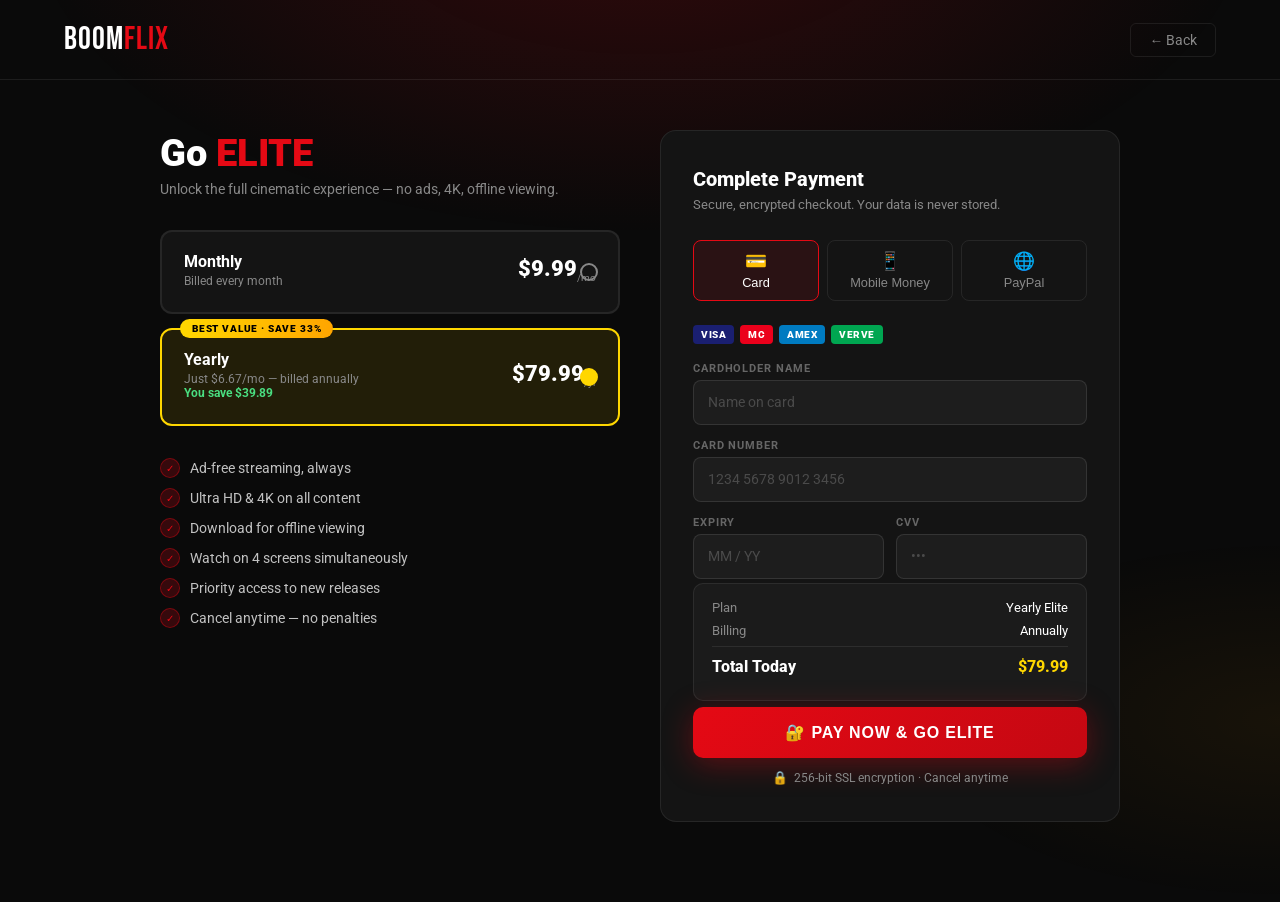
<file: payment.html>
<!DOCTYPE html>
<html lang="en">
<head>
    <meta charset="UTF-8">
    <meta name="viewport" content="width=device-width, initial-scale=1.0">
    <title>BOOMFLIX ELITE — Upgrade</title>
    <link rel="preconnect" href="https://fonts.googleapis.com">
    <link href="https://fonts.googleapis.com/css2?family=Bebas+Neue&family=Roboto:wght@300;400;500;700;900&display=swap" rel="stylesheet">
    <style>
        :root {
            --primary: #E50914;
            --gold: #FFD700;
            --gold2: #FFA500;
            --bg: #0a0a0a;
            --card: #141414;
            --border: rgba(255,255,255,0.08);
            --text: #ffffff;
            --muted: #888;
        }

        * { margin: 0; padding: 0; box-sizing: border-box; }

        body {
            background: var(--bg);
            color: var(--text);
            font-family: 'Roboto', sans-serif;
            min-height: 100vh;
            overflow-x: hidden;
        }

        /* Background */
        body::before {
            content: '';
            position: fixed; inset: 0;
            background:
                radial-gradient(ellipse 80% 60% at 50% -10%, rgba(229,9,20,0.18) 0%, transparent 60%),
                radial-gradient(ellipse 60% 40% at 100% 80%, rgba(255,165,0,0.06) 0%, transparent 50%);
            pointer-events: none; z-index: 0;
        }

        /* Nav */
        .pay-nav {
            display: flex; align-items: center; justify-content: space-between;
            padding: 20px 5%; position: relative; z-index: 10;
            border-bottom: 1px solid var(--border);
        }
        .pay-logo {
            font-family: 'Bebas Neue', sans-serif;
            font-size: 2rem; letter-spacing: 1px; text-decoration: none; color: white;
        }
        .pay-logo span { color: var(--primary); }
        .back-btn {
            background: transparent; border: 1px solid var(--border);
            color: var(--muted); padding: 8px 18px; border-radius: 6px;
            cursor: pointer; font-size: 0.85rem; transition: all 0.2s;
            text-decoration: none; display: inline-block;
        }
        .back-btn:hover { border-color: white; color: white; }

        /* Main layout */
        .pay-wrapper {
            position: relative; z-index: 1;
            max-width: 1000px; margin: 0 auto;
            padding: 50px 20px 80px;
            display: grid; grid-template-columns: 1fr 1fr;
            gap: 40px; align-items: start;
        }

        /* Left — Plan selector */
        .plan-section h1 {
            font-size: 2.4rem; font-weight: 900; margin-bottom: 6px;
        }
        .plan-section h1 span { color: var(--primary); }
        .plan-subtitle {
            color: var(--muted); font-size: 0.9rem; margin-bottom: 32px;
        }

        .plan-cards { display: flex; flex-direction: column; gap: 14px; margin-bottom: 32px; }

        .plan-card {
            border: 2px solid var(--border);
            border-radius: 12px; padding: 20px 22px;
            cursor: pointer; transition: all 0.25s; position: relative;
            background: var(--card);
        }
        .plan-card:hover { border-color: rgba(255,255,255,0.2); }
        .plan-card.selected {
            border-color: var(--primary);
            background: rgba(229,9,20,0.07);
        }
        .plan-card.recommended { border-color: var(--gold); background: rgba(255,215,0,0.05); }
        .plan-card.recommended.selected { border-color: var(--gold); background: rgba(255,215,0,0.1); }

        .plan-badge {
            position: absolute; top: -11px; left: 18px;
            background: linear-gradient(90deg, var(--gold), var(--gold2));
            color: black; font-size: 0.65rem; font-weight: 900;
            padding: 3px 12px; border-radius: 20px; letter-spacing: 0.08em;
        }

        .plan-top { display: flex; justify-content: space-between; align-items: center; margin-bottom: 4px; }
        .plan-name { font-weight: 700; font-size: 1rem; }
        .plan-price { font-size: 1.4rem; font-weight: 900; }
        .plan-price sub { font-size: 0.65rem; font-weight: 400; color: var(--muted); }
        .plan-saving { color: #4ade80; font-size: 0.72rem; font-weight: 700; }
        .plan-per { color: var(--muted); font-size: 0.78rem; margin-top: 2px; }

        .plan-radio {
            position: absolute; top: 50%; right: 20px; transform: translateY(-50%);
            width: 18px; height: 18px; border-radius: 50%;
            border: 2px solid var(--muted); transition: all 0.2s;
        }
        .plan-card.selected .plan-radio { border-color: var(--primary); background: var(--primary); }
        .plan-card.recommended.selected .plan-radio { border-color: var(--gold); background: var(--gold); }

        /* Perks */
        .perks-list { display: flex; flex-direction: column; gap: 10px; }
        .perk {
            display: flex; align-items: center; gap: 10px;
            font-size: 0.85rem; color: rgba(255,255,255,0.75);
        }
        .perk-check {
            width: 20px; height: 20px; border-radius: 50%;
            background: rgba(229,9,20,0.2); border: 1px solid rgba(229,9,20,0.4);
            display: flex; align-items: center; justify-content: center;
            font-size: 0.65rem; color: var(--primary); flex-shrink: 0;
        }

        /* Right — payment form */
        .form-section {
            background: var(--card);
            border: 1px solid var(--border);
            border-radius: 16px; padding: 36px 32px;
        }
        .form-section h2 { font-size: 1.25rem; font-weight: 800; margin-bottom: 6px; }
        .form-section p { color: var(--muted); font-size: 0.82rem; margin-bottom: 28px; }

        .pay-method-tabs {
            display: flex; gap: 8px; margin-bottom: 24px;
        }
        .pay-tab {
            flex: 1; padding: 10px 6px; border-radius: 8px;
            border: 1px solid var(--border); background: transparent;
            color: var(--muted); font-size: 0.8rem; cursor: pointer;
            transition: all 0.2s; text-align: center;
        }
        .pay-tab:hover { border-color: rgba(255,255,255,0.2); color: white; }
        .pay-tab.active { border-color: var(--primary); color: white; background: rgba(229,9,20,0.1); }
        .pay-tab .tab-icon { font-size: 1.1rem; display: block; margin-bottom: 3px; }

        /* Card form */
        .pay-form { display: flex; flex-direction: column; gap: 14px; }
        .field-group { display: flex; flex-direction: column; gap: 5px; }
        .field-group label {
            font-size: 0.7rem; font-weight: 700; letter-spacing: 0.08em;
            text-transform: uppercase; color: rgba(255,255,255,0.35);
        }
        .field-group input, .field-group select {
            width: 100%; padding: 13px 14px;
            background: rgba(255,255,255,0.04);
            border: 1px solid rgba(255,255,255,0.1);
            border-radius: 8px; color: white; font-size: 0.9rem;
            outline: none; transition: border-color 0.2s;
            font-family: 'Roboto', sans-serif;
        }
        .field-group input::placeholder { color: rgba(255,255,255,0.2); }
        .field-group input:focus, .field-group select:focus { border-color: var(--primary); }
        .field-group select option { background: #1a1a1a; }

        .field-row { display: grid; grid-template-columns: 1fr 1fr; gap: 12px; }

        .card-icons { display: flex; gap: 6px; margin-bottom: 4px; }
        .card-icon {
            padding: 3px 8px; border-radius: 4px; font-size: 0.65rem;
            font-weight: 900; letter-spacing: 0.05em;
        }
        .ci-visa { background: #1a1f71; color: white; }
        .ci-mc { background: #eb001b; color: white; }
        .ci-amex { background: #007bc1; color: white; }
        .ci-verve { background: #00a651; color: white; }

        /* Mobile money panel */
        .mobile-money-panel { display: none; flex-direction: column; gap: 14px; }
        .mobile-money-panel.visible { display: flex; }

        .network-select { display: flex; gap: 8px; }
        .network-btn {
            flex: 1; padding: 10px 6px; border-radius: 8px;
            border: 1px solid var(--border); background: transparent;
            color: var(--muted); font-size: 0.8rem; cursor: pointer;
            transition: all 0.2s; text-align: center;
        }
        .network-btn.active { border-color: var(--gold); color: white; background: rgba(255,215,0,0.08); }

        /* Summary */
        .order-summary {
            background: rgba(255,255,255,0.03);
            border: 1px solid var(--border);
            border-radius: 10px; padding: 16px 18px;
            margin-top: 4px;
        }
        .summary-row {
            display: flex; justify-content: space-between;
            font-size: 0.82rem; color: var(--muted); margin-bottom: 8px;
        }
        .summary-row.total {
            color: white; font-weight: 800; font-size: 1rem;
            border-top: 1px solid var(--border); padding-top: 10px; margin-top: 4px;
        }
        .summary-row span:last-child { color: white; }
        .summary-row.total span:last-child { color: var(--gold); }

        /* Pay button */
        .pay-now-btn {
            width: 100%; padding: 16px;
            background: linear-gradient(135deg, var(--primary) 0%, #c40812 100%);
            color: white; border: none; border-radius: 10px;
            font-size: 1rem; font-weight: 900; cursor: pointer;
            letter-spacing: 0.05em; transition: all 0.2s;
            box-shadow: 0 6px 30px rgba(229,9,20,0.35);
            margin-top: 6px;
        }
        .pay-now-btn:hover { transform: translateY(-2px); box-shadow: 0 10px 40px rgba(229,9,20,0.5); }
        .pay-now-btn:active { transform: translateY(0); }
        .pay-now-btn:disabled { opacity: 0.6; cursor: not-allowed; transform: none; }

        .secure-note {
            display: flex; align-items: center; justify-content: center;
            gap: 6px; font-size: 0.73rem; color: var(--muted); margin-top: 12px;
        }
        .secure-note::before { content: '🔒'; font-size: 0.8rem; }

        /* Success overlay */
        .success-overlay {
            display: none; position: fixed; inset: 0;
            background: rgba(0,0,0,0.95); z-index: 9999;
            justify-content: center; align-items: center; flex-direction: column;
            text-align: center; padding: 30px;
        }
        .success-overlay.show { display: flex; animation: fadeIn 0.5s ease; }
        @keyframes fadeIn { from { opacity: 0; } to { opacity: 1; } }
        .success-icon { font-size: 5rem; margin-bottom: 20px; animation: popIn 0.6s 0.3s both cubic-bezier(0.175,0.885,0.32,1.275); }
        @keyframes popIn { from { transform: scale(0); opacity: 0; } to { transform: scale(1); opacity: 1; } }
        .success-overlay h2 { font-size: 2.2rem; font-weight: 900; margin-bottom: 10px; }
        .success-overlay h2 span { color: var(--gold); }
        .success-overlay p { color: var(--muted); font-size: 0.95rem; margin-bottom: 30px; max-width: 380px; }
        .success-back-btn {
            background: var(--primary); color: white; border: none;
            padding: 14px 36px; border-radius: 8px; font-size: 1rem;
            font-weight: 800; cursor: pointer; text-decoration: none;
            display: inline-block; transition: all 0.2s;
        }
        .success-back-btn:hover { background: #c40812; transform: translateY(-2px); }

        /* Loading spinner inside button */
        .btn-spinner {
            display: none; width: 18px; height: 18px;
            border: 2px solid rgba(255,255,255,0.3);
            border-top-color: white; border-radius: 50%;
            animation: spin 0.8s linear infinite; margin: 0 auto;
        }
        @keyframes spin { to { transform: rotate(360deg); } }

        @media (max-width: 720px) {
            .pay-wrapper { grid-template-columns: 1fr; gap: 28px; padding: 30px 16px 60px; }
            .plan-section h1 { font-size: 1.8rem; }
        }
    </style>
</head>
<body>

<nav class="pay-nav">
    <a class="pay-logo" href="index.html">BOOM<span>FLIX</span></a>
    <a class="back-btn" href="index.html">← Back</a>
</nav>

<div class="pay-wrapper">

    <!-- LEFT: Plan Selection -->
    <div class="plan-section">
        <h1>Go <span>ELITE</span></h1>
        <p class="plan-subtitle">Unlock the full cinematic experience — no ads, 4K, offline viewing.</p>

        <div class="plan-cards">
            <div class="plan-card" id="plan-monthly" onclick="selectPlan('monthly')">
                <div class="plan-top">
                    <div>
                        <div class="plan-name">Monthly</div>
                        <div class="plan-per">Billed every month</div>
                    </div>
                    <div class="plan-price">$9.99<sub>/mo</sub></div>
                </div>
                <div class="plan-radio"></div>
            </div>

            <div class="plan-card recommended selected" id="plan-yearly" onclick="selectPlan('yearly')">
                <div class="plan-badge">BEST VALUE · SAVE 33%</div>
                <div class="plan-top">
                    <div>
                        <div class="plan-name">Yearly</div>
                        <div class="plan-per">Just $6.67/mo — billed annually</div>
                        <div class="plan-saving">You save $39.89</div>
                    </div>
                    <div class="plan-price">$79.99<sub>/yr</sub></div>
                </div>
                <div class="plan-radio"></div>
            </div>
        </div>

        <div class="perks-list">
            <div class="perk"><div class="perk-check">✓</div> Ad-free streaming, always</div>
            <div class="perk"><div class="perk-check">✓</div> Ultra HD &amp; 4K on all content</div>
            <div class="perk"><div class="perk-check">✓</div> Download for offline viewing</div>
            <div class="perk"><div class="perk-check">✓</div> Watch on 4 screens simultaneously</div>
            <div class="perk"><div class="perk-check">✓</div> Priority access to new releases</div>
            <div class="perk"><div class="perk-check">✓</div> Cancel anytime — no penalties</div>
        </div>
    </div>

    <!-- RIGHT: Payment Form -->
    <div class="form-section">
        <h2>Complete Payment</h2>
        <p>Secure, encrypted checkout. Your data is never stored.</p>

        <!-- Payment method tabs -->
        <div class="pay-method-tabs">
            <button class="pay-tab active" onclick="switchMethod('card', this)">
                <span class="tab-icon">💳</span>Card
            </button>
            <button class="pay-tab" onclick="switchMethod('mobile', this)">
                <span class="tab-icon">📱</span>Mobile Money
            </button>
            <button class="pay-tab" onclick="switchMethod('paypal', this)">
                <span class="tab-icon">🌐</span>PayPal
            </button>
        </div>

        <!-- Card form -->
        <div class="pay-form" id="card-form">
            <div class="card-icons">
                <span class="card-icon ci-visa">VISA</span>
                <span class="card-icon ci-mc">MC</span>
                <span class="card-icon ci-amex">AMEX</span>
                <span class="card-icon ci-verve">VERVE</span>
            </div>

            <div class="field-group">
                <label>Cardholder Name</label>
                <input type="text" id="card-name" placeholder="Name on card">
            </div>
            <div class="field-group">
                <label>Card Number</label>
                <input type="text" id="card-number" placeholder="1234 5678 9012 3456" maxlength="19">
            </div>
            <div class="field-row">
                <div class="field-group">
                    <label>Expiry</label>
                    <input type="text" id="card-expiry" placeholder="MM / YY" maxlength="7">
                </div>
                <div class="field-group">
                    <label>CVV</label>
                    <input type="text" id="card-cvv" placeholder="•••" maxlength="4">
                </div>
            </div>
        </div>

        <!-- Mobile Money form -->
        <div class="mobile-money-panel" id="mobile-form">
            <div class="field-group">
                <label>Select Network</label>
                <div class="network-select">
                    <button class="network-btn active" onclick="selectNetwork(this)">MTN</button>
                    <button class="network-btn" onclick="selectNetwork(this)">Airtel</button>
                    <button class="network-btn" onclick="selectNetwork(this)">Vodafone</button>
                    <button class="network-btn" onclick="selectNetwork(this)">Glo</button>
                </div>
            </div>
            <div class="field-group">
                <label>Phone Number</label>
                <input type="tel" placeholder="+233 XX XXX XXXX">
            </div>
            <div class="field-group">
                <label>Account Name</label>
                <input type="text" placeholder="Registered name">
            </div>
        </div>

        <!-- PayPal form -->
        <div id="paypal-form" style="display:none;">
            <div class="field-group">
                <label>PayPal Email</label>
                <input type="email" placeholder="you@paypal.com">
            </div>
            <p style="color: var(--muted); font-size:0.78rem; margin-top: 8px;">
                You'll be redirected to PayPal to confirm your payment securely.
            </p>
        </div>

        <!-- Order Summary -->
        <div class="order-summary" id="order-summary">
            <div class="summary-row"><span>Plan</span><span id="summary-plan">Yearly Elite</span></div>
            <div class="summary-row"><span>Billing</span><span id="summary-billing">Annually</span></div>
            <div class="summary-row total"><span>Total Today</span><span id="summary-total">$79.99</span></div>
        </div>

        <button class="pay-now-btn" id="pay-btn" onclick="processPayment()">
            <span id="btn-text">🔐 PAY NOW &amp; GO ELITE</span>
            <div class="btn-spinner" id="btn-spinner"></div>
        </button>

        <div class="secure-note">256-bit SSL encryption · Cancel anytime</div>
    </div>
</div>

<!-- Success Overlay -->
<div class="success-overlay" id="success-overlay">
    <div class="success-icon">🎬</div>
    <h2>Welcome to <span>ELITE</span>!</h2>
    <p>Your upgrade is confirmed. Enjoy ad-free 4K streaming, offline downloads, and unlimited cinema.</p>
    <a class="success-back-btn" href="index.html">Start Watching →</a>
</div>

<script>
    let selectedPlan = 'yearly';
    let _paymentInProgress = false;

    // Global error guard
    window.onerror = function(msg, src, line, col, err) {
        console.error('[BOOMFLIX payment] Error:', msg, err);
        return false;
    };

    function selectPlan(plan) {
        selectedPlan = plan;
        document.querySelectorAll('.plan-card').forEach(c => c.classList.remove('selected'));
        document.getElementById('plan-' + plan).classList.add('selected');
        const isYearly = plan === 'yearly';
        document.getElementById('summary-plan').textContent = isYearly ? 'Yearly Elite' : 'Monthly Elite';
        document.getElementById('summary-billing').textContent = isYearly ? 'Annually' : 'Monthly';
        document.getElementById('summary-total').textContent = isYearly ? '$79.99' : '$9.99';
    }

    function switchMethod(method, btn) {
        document.querySelectorAll('.pay-tab').forEach(t => t.classList.remove('active'));
        btn.classList.add('active');
        document.getElementById('card-form').style.display = method === 'card' ? 'flex' : 'none';
        document.getElementById('mobile-form').classList.toggle('visible', method === 'mobile');
        document.getElementById('paypal-form').style.display = method === 'paypal' ? 'block' : 'none';
    }

    function selectNetwork(btn) {
        document.querySelectorAll('.network-btn').forEach(b => b.classList.remove('active'));
        btn.classList.add('active');
    }

    // Card number formatting
    document.getElementById('card-number')?.addEventListener('input', function() {
        let val = this.value.replace(/\D/g, '').slice(0, 16);
        this.value = val.replace(/(.{4})/g, '$1 ').trim();
    });
    document.getElementById('card-expiry')?.addEventListener('input', function() {
        let val = this.value.replace(/\D/g, '').slice(0, 4);
        if (val.length >= 2) val = val.slice(0,2) + ' / ' + val.slice(2);
        this.value = val;
    });

    function processPayment() {
        if (_paymentInProgress) return; // prevent double-submit
        _paymentInProgress = true;
        const btn = document.getElementById('pay-btn');
        const text = document.getElementById('btn-text');
        const spinner = document.getElementById('btn-spinner');
        if (!btn || !text || !spinner) return;
        btn.disabled = true;
        text.style.display = 'none';
        spinner.style.display = 'block';
        // Simulate payment processing
        setTimeout(() => {
            spinner.style.display = 'none';
            text.style.display = 'block';
            btn.disabled = false;
            // Mark user as elite in localStorage
            try {
                let user = null;
                try { user = JSON.parse(localStorage.getItem('boomflix_user') || 'null'); } catch(e) {}
                if (!user || typeof user !== 'object') {
                    // No user exists — create a guest elite user
                    user = { name: 'Guest Elite', email: 'guest@boomflix.com' };
                }
                user.elite = true;
                user.plan = selectedPlan;
                user.eliteActivated = Date.now();
                try { localStorage.setItem('boomflix_user', JSON.stringify(user)); } catch(e) {
                    console.warn('[BOOMFLIX] Could not save elite status:', e);
                }
                // Notify main window if opened via window.open
                if (window.opener && !window.opener.closed) {
                    try { window.opener.postMessage({ type: 'BOOMFLIX_ELITE_UPDATE', user: user }, location.origin || '*'); } catch(e) {}
                }
            } catch(e) { console.error('[BOOMFLIX] processPayment error:', e); }
            const overlay = document.getElementById('success-overlay');
            if (overlay) overlay.classList.add('show');
            _paymentInProgress = false;
        }, 2400);
    }
</script>
</body>
</html>
</file>
